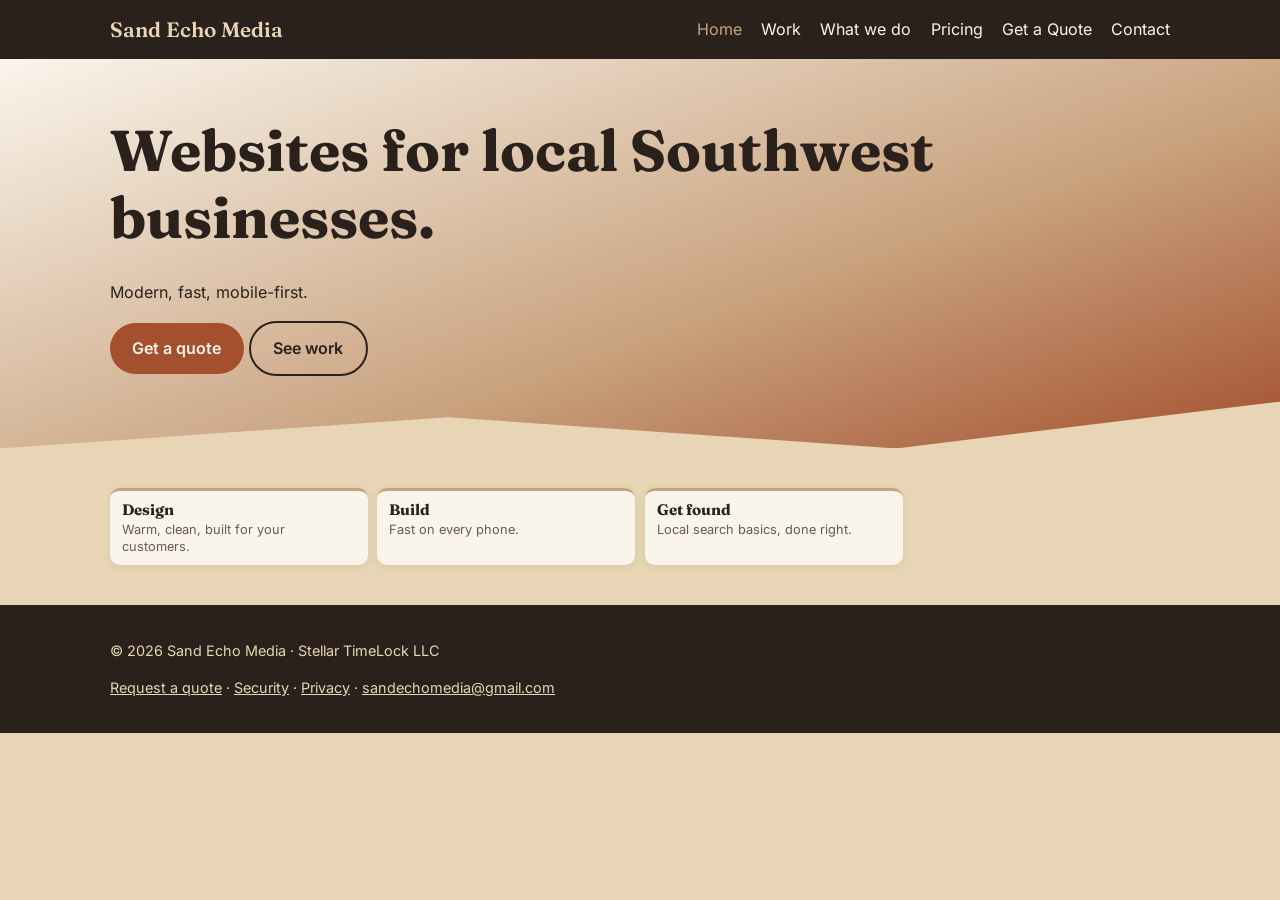
<file: index.html>
<!doctype html><html lang="en"><head><meta charset="utf-8"><meta name="viewport" content="width=device-width,initial-scale=1">
<title>Sand Echo Media | Websites for Southwest Small Businesses</title><meta name="description" content="Sand Echo Media designs modern, mobile-friendly websites for local small businesses across the Southwest."><link rel="canonical" href="https://sandecho.com/">
<meta property="og:title" content="Sand Echo Media | Websites for Southwest Small Businesses"><meta property="og:description" content="Sand Echo Media designs modern, mobile-friendly websites for local small businesses across the Southwest."><meta name="theme-color" content="#2B211C">

<link rel="stylesheet" href="assets/style.css?v=202611231500"><script type="application/ld+json">{"@context":"https://schema.org","@type":"ProfessionalService","name":"Sand Echo Media","url":"https://sandecho.com","email":"sandechomedia@gmail.com","areaServed":{"@type":"City","name":"Flagstaff, AZ"},"description":"Mobile-first website design for local small businesses."}</script></head><body>
<header><div class="wrap"><a class="logo" href="index.html">Sand Echo Media</a><nav><button class="menu" aria-expanded="false" aria-label="Menu">☰</button><ul><li><a href="index.html" aria-current="page">Home</a></li><li><a href="work.html">Work</a></li><li><a href="services.html">What we do</a></li><li><a href="pricing.html">Pricing</a></li><li><a href="quote.html">Get a Quote</a></li><li><a href="contact.html">Contact</a></li></ul></nav></div></header>
<main><div class="hero"><div class="wrap"><h1>Websites for local Southwest businesses.</h1><p>Modern, fast, mobile-first.</p><p><a class="btn" href="quote.html">Get a quote</a> <a class="btn alt" href="work.html">See work</a></p></div></div><section class="wrap home-cards"><div class="grid"><div class="card"><h3>Design</h3><p>Warm, clean, built for your customers.</p></div><div class="card"><h3>Build</h3><p>Fast on every phone.</p></div><div class="card"><h3>Get found</h3><p>Local search basics, done right.</p></div></div></section></main>
<footer><div class="wrap"><p>© 2026 Sand Echo Media · Stellar TimeLock LLC</p><p><a href="quote.html">Request a quote</a> · <a href="security.html">Security</a> · <a href="privacy/">Privacy</a> · <a href="mailto:sandechomedia@gmail.com">sandechomedia@gmail.com</a></p></div></footer>
<script src="assets/main.js?v=202611231500" defer></script></body></html>
</file>
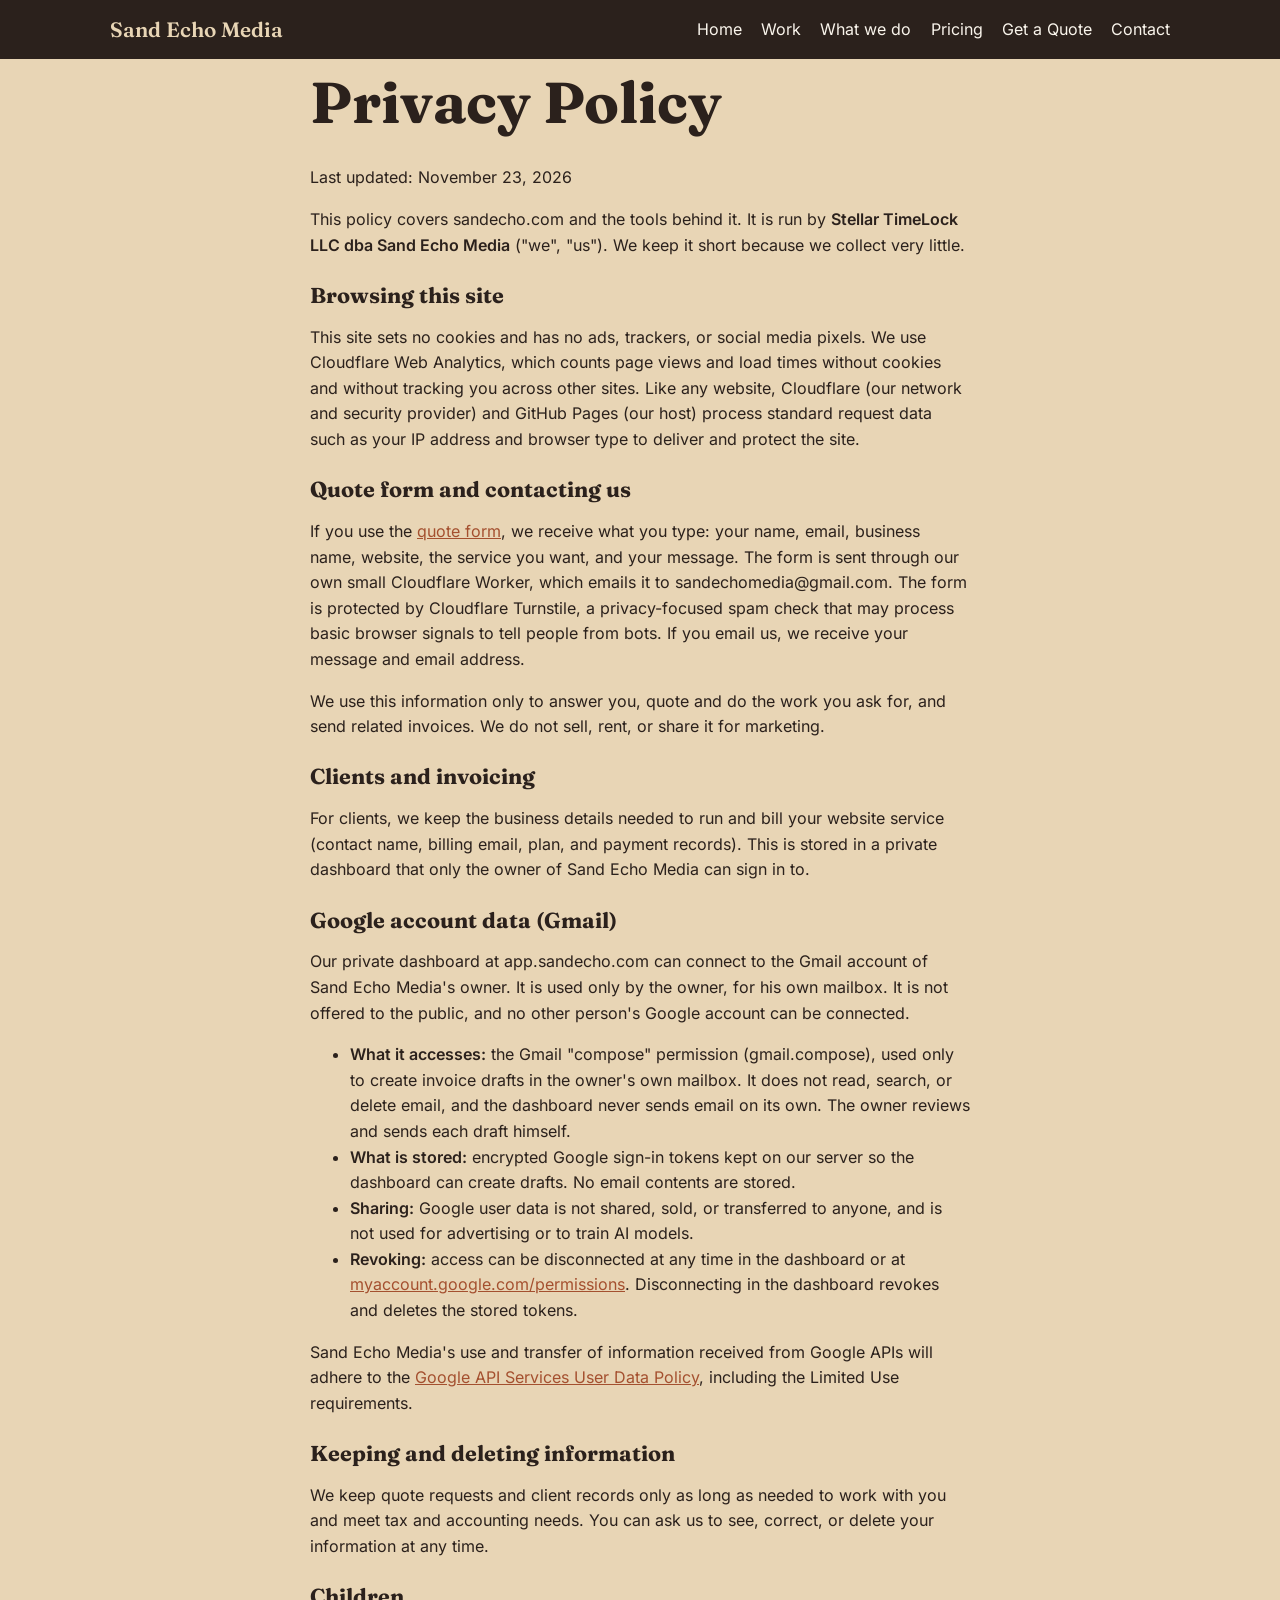
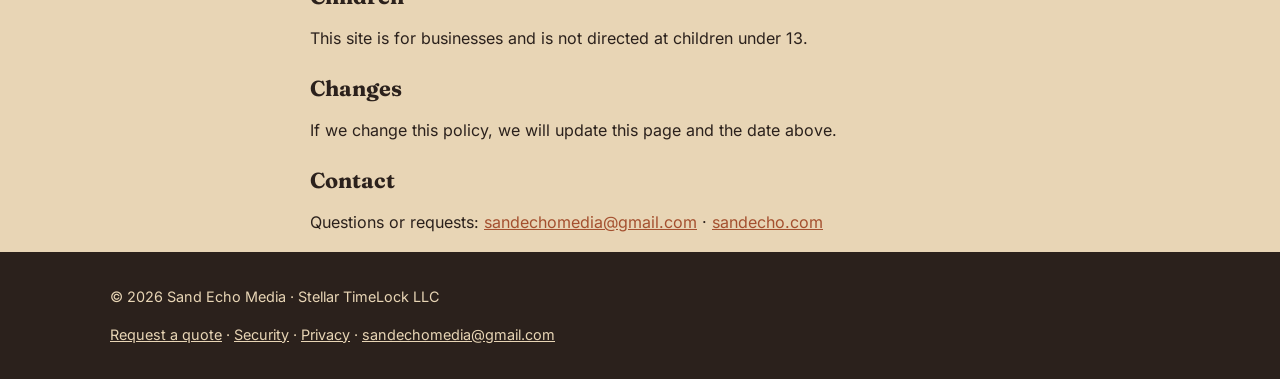
<file: privacy/index.html>
<!doctype html><html lang="en"><head><meta charset="utf-8"><meta name="viewport" content="width=device-width,initial-scale=1">
<title>Privacy Policy | Sand Echo Media</title><meta name="description" content="How Sand Echo Media (Stellar TimeLock LLC) handles information from this website, the quote form, email, and its private invoicing dashboard's Gmail access."><link rel="canonical" href="https://sandecho.com/privacy/">
<meta property="og:title" content="Privacy Policy | Sand Echo Media"><meta property="og:description" content="Plain-language privacy policy for sandecho.com."><meta name="theme-color" content="#2B211C">

<link rel="stylesheet" href="/assets/style.css?v=202611231500"></head><body>
<header><div class="wrap"><a class="logo" href="/index.html">Sand Echo Media</a><nav><button class="menu" aria-expanded="false" aria-label="Menu">☰</button><ul><li><a href="/index.html">Home</a></li><li><a href="/work.html">Work</a></li><li><a href="/services.html">What we do</a></li><li><a href="/pricing.html">Pricing</a></li><li><a href="/quote.html">Get a Quote</a></li><li><a href="/contact.html">Contact</a></li></ul></nav></div></header>
<main><section class="wrap narrow"><h1>Privacy Policy</h1><p>Last updated: November 23, 2026</p>
<p>This policy covers sandecho.com and the tools behind it. It is run by <strong>Stellar TimeLock LLC dba Sand Echo Media</strong> ("we", "us"). We keep it short because we collect very little.</p>

<h2>Browsing this site</h2>
<p>This site sets no cookies and has no ads, trackers, or social media pixels. We use Cloudflare Web Analytics, which counts page views and load times without cookies and without tracking you across other sites. Like any website, Cloudflare (our network and security provider) and GitHub Pages (our host) process standard request data such as your IP address and browser type to deliver and protect the site.</p>

<h2>Quote form and contacting us</h2>
<p>If you use the <a href="/quote.html">quote form</a>, we receive what you type: your name, email, business name, website, the service you want, and your message. The form is sent through our own small Cloudflare Worker, which emails it to sandechomedia@gmail.com. The form is protected by Cloudflare Turnstile, a privacy-focused spam check that may process basic browser signals to tell people from bots. If you email us, we receive your message and email address.</p>
<p>We use this information only to answer you, quote and do the work you ask for, and send related invoices. We do not sell, rent, or share it for marketing.</p>

<h2>Clients and invoicing</h2>
<p>For clients, we keep the business details needed to run and bill your website service (contact name, billing email, plan, and payment records). This is stored in a private dashboard that only the owner of Sand Echo Media can sign in to.</p>

<h2>Google account data (Gmail)</h2>
<p>Our private dashboard at app.sandecho.com can connect to the Gmail account of Sand Echo Media's owner. It is used only by the owner, for his own mailbox. It is not offered to the public, and no other person's Google account can be connected.</p>
<ul>
<li><strong>What it accesses:</strong> the Gmail "compose" permission (gmail.compose), used only to create invoice drafts in the owner's own mailbox. It does not read, search, or delete email, and the dashboard never sends email on its own. The owner reviews and sends each draft himself.</li>
<li><strong>What is stored:</strong> encrypted Google sign-in tokens kept on our server so the dashboard can create drafts. No email contents are stored.</li>
<li><strong>Sharing:</strong> Google user data is not shared, sold, or transferred to anyone, and is not used for advertising or to train AI models.</li>
<li><strong>Revoking:</strong> access can be disconnected at any time in the dashboard or at <a href="https://myaccount.google.com/permissions">myaccount.google.com/permissions</a>. Disconnecting in the dashboard revokes and deletes the stored tokens.</li>
</ul>
<p>Sand Echo Media's use and transfer of information received from Google APIs will adhere to the <a href="https://developers.google.com/terms/api-services-user-data-policy">Google API Services User Data Policy</a>, including the Limited Use requirements.</p>

<h2>Keeping and deleting information</h2>
<p>We keep quote requests and client records only as long as needed to work with you and meet tax and accounting needs. You can ask us to see, correct, or delete your information at any time.</p>

<h2>Children</h2>
<p>This site is for businesses and is not directed at children under 13.</p>

<h2>Changes</h2>
<p>If we change this policy, we will update this page and the date above.</p>

<h2>Contact</h2>
<p>Questions or requests: <a href="mailto:sandechomedia@gmail.com">sandechomedia@gmail.com</a> · <a href="https://sandecho.com/">sandecho.com</a></p>
</section></main>
<footer><div class="wrap"><p>© 2026 Sand Echo Media · Stellar TimeLock LLC</p><p><a href="/quote.html">Request a quote</a> · <a href="/security.html">Security</a> · <a href="/privacy/">Privacy</a> · <a href="mailto:sandechomedia@gmail.com">sandechomedia@gmail.com</a></p></div></footer>
<script src="/assets/main.js?v=202611231500" defer></script></body></html>
</file>
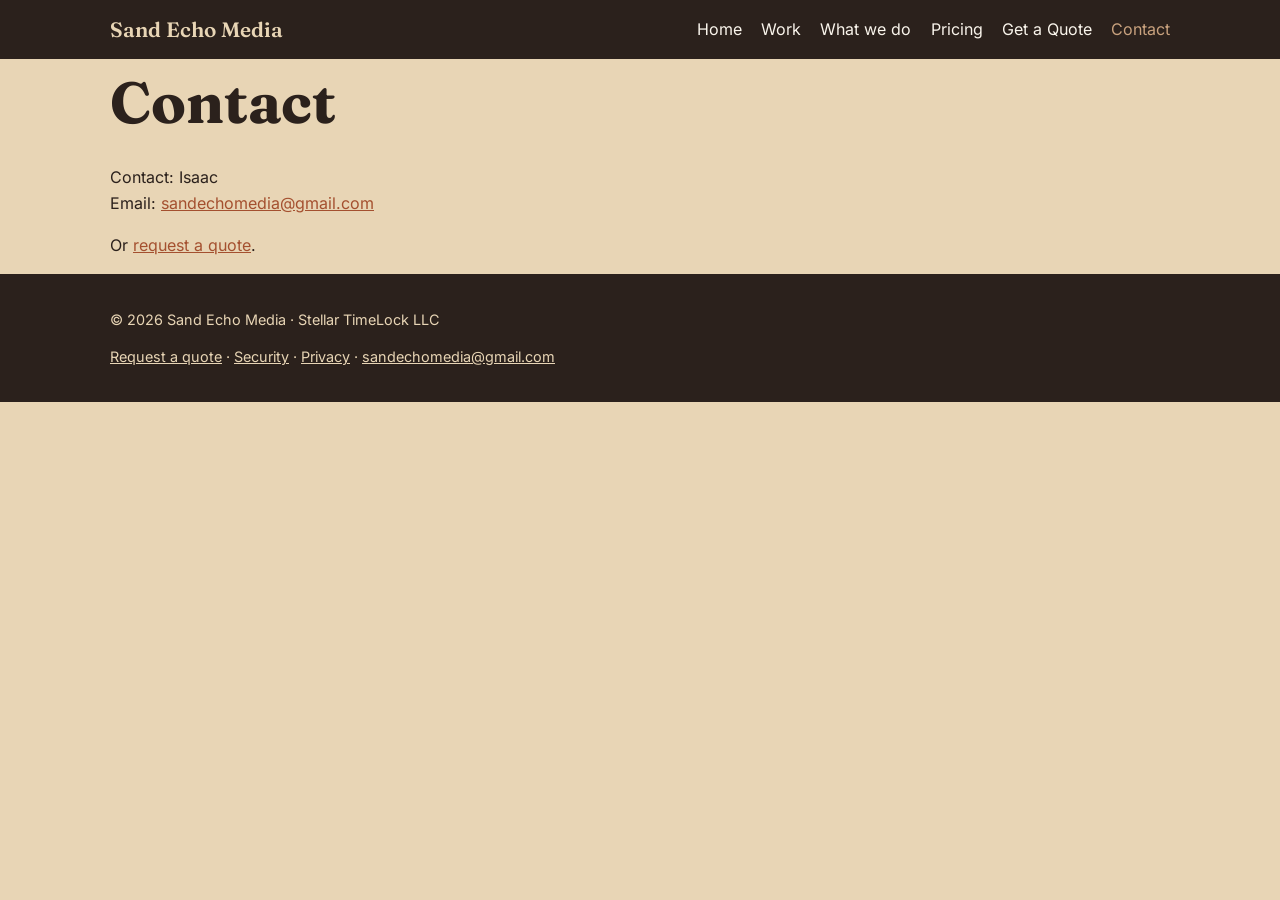
<file: contact.html>
<!doctype html><html lang="en"><head><meta charset="utf-8"><meta name="viewport" content="width=device-width,initial-scale=1">
<title>Contact | Sand Echo Media</title><meta name="description" content="How to reach Sand Echo Media about a website for your small business."><link rel="canonical" href="https://sandecho.com/contact.html">
<meta property="og:title" content="Contact | Sand Echo Media"><meta property="og:description" content="How to reach Sand Echo Media about a website for your small business."><meta name="theme-color" content="#2B211C">

<link rel="stylesheet" href="assets/style.css?v=202611231500"></head><body>
<header><div class="wrap"><a class="logo" href="index.html">Sand Echo Media</a><nav><button class="menu" aria-expanded="false" aria-label="Menu">☰</button><ul><li><a href="index.html">Home</a></li><li><a href="work.html">Work</a></li><li><a href="services.html">What we do</a></li><li><a href="pricing.html">Pricing</a></li><li><a href="quote.html">Get a Quote</a></li><li><a href="contact.html" aria-current="page">Contact</a></li></ul></nav></div></header>
<main><section class="wrap"><h1>Contact</h1><p>Contact: Isaac<br>Email: <a href="mailto:sandechomedia@gmail.com">sandechomedia@gmail.com</a></p><p>Or <a href="quote.html">request a quote</a>.</p></section></main>
<footer><div class="wrap"><p>© 2026 Sand Echo Media · Stellar TimeLock LLC</p><p><a href="quote.html">Request a quote</a> · <a href="security.html">Security</a> · <a href="privacy/">Privacy</a> · <a href="mailto:sandechomedia@gmail.com">sandechomedia@gmail.com</a></p></div></footer>
<script src="assets/main.js?v=202611231500" defer></script></body></html>
</file>
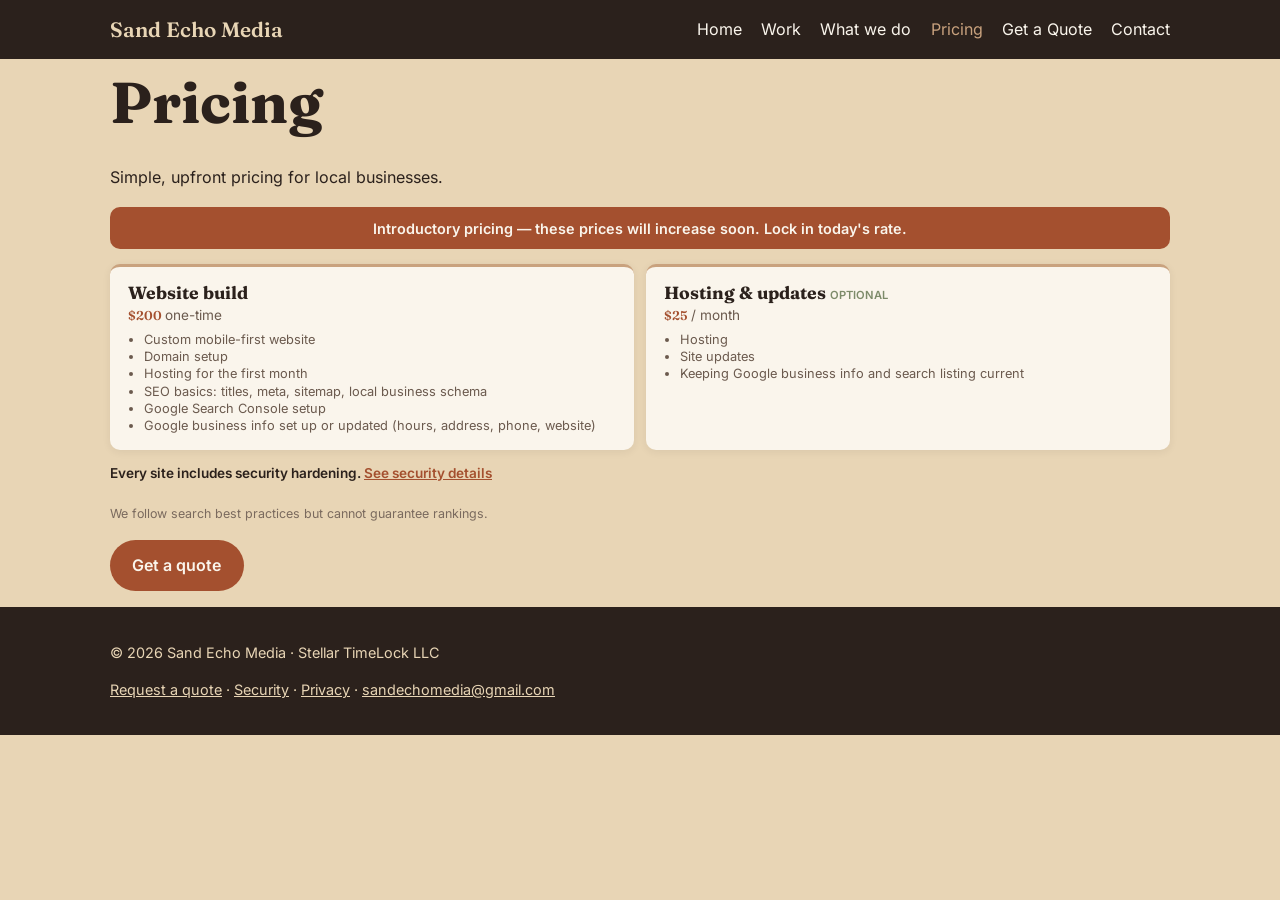
<file: pricing.html>
<!doctype html><html lang="en"><head><meta charset="utf-8"><meta name="viewport" content="width=device-width,initial-scale=1">
<title>Pricing | Sand Echo Media</title><meta name="description" content="Website build $200 one-time, optional hosting and updates $25/month. Mobile-first sites for local businesses."><link rel="canonical" href="https://sandecho.com/pricing.html">
<meta property="og:title" content="Pricing | Sand Echo Media"><meta property="og:description" content="Website build $200 one-time, optional hosting and updates $25/month."><meta name="theme-color" content="#2B211C">

<link rel="stylesheet" href="assets/style.css?v=202611231500"></head><body>
<header><div class="wrap"><a class="logo" href="index.html">Sand Echo Media</a><nav><button class="menu" aria-expanded="false" aria-label="Menu">☰</button><ul><li><a href="index.html">Home</a></li><li><a href="work.html">Work</a></li><li><a href="services.html">What we do</a></li><li><a href="pricing.html" aria-current="page">Pricing</a></li><li><a href="quote.html">Get a Quote</a></li><li><a href="contact.html">Contact</a></li></ul></nav></div></header>
<main><section class="wrap"><h1>Pricing</h1><p>Simple, upfront pricing for local businesses.</p><p class="promo">Introductory pricing — these prices will increase soon. Lock in today&#39;s rate.</p><div class="pgrid"><div class="card price"><h3>Website build</h3><p class="amt">$200 <span>one-time</span></p><ul class="plist"><li>Custom mobile-first website</li><li>Domain setup</li><li>Hosting for the first month</li><li>SEO basics: titles, meta, sitemap, local business schema</li><li>Google Search Console setup</li><li>Google business info set up or updated (hours, address, phone, website)</li></ul></div><div class="card price"><h3>Hosting &amp; updates <small>optional</small></h3><p class="amt">$25 <span>/ month</span></p><ul class="plist"><li>Hosting</li><li>Site updates</li><li>Keeping Google business info and search listing current</li></ul></div></div><p class="secline">Every site includes security hardening. <a href="security.html">See security details</a></p><p class="fine">We follow search best practices but cannot guarantee rankings.</p><p><a class="btn" href="quote.html">Get a quote</a></p></section></main>
<footer><div class="wrap"><p>© 2026 Sand Echo Media · Stellar TimeLock LLC</p><p><a href="quote.html">Request a quote</a> · <a href="security.html">Security</a> · <a href="privacy/">Privacy</a> · <a href="mailto:sandechomedia@gmail.com">sandechomedia@gmail.com</a></p></div></footer>
<script src="assets/main.js?v=202611231500" defer></script></body></html>
</file>
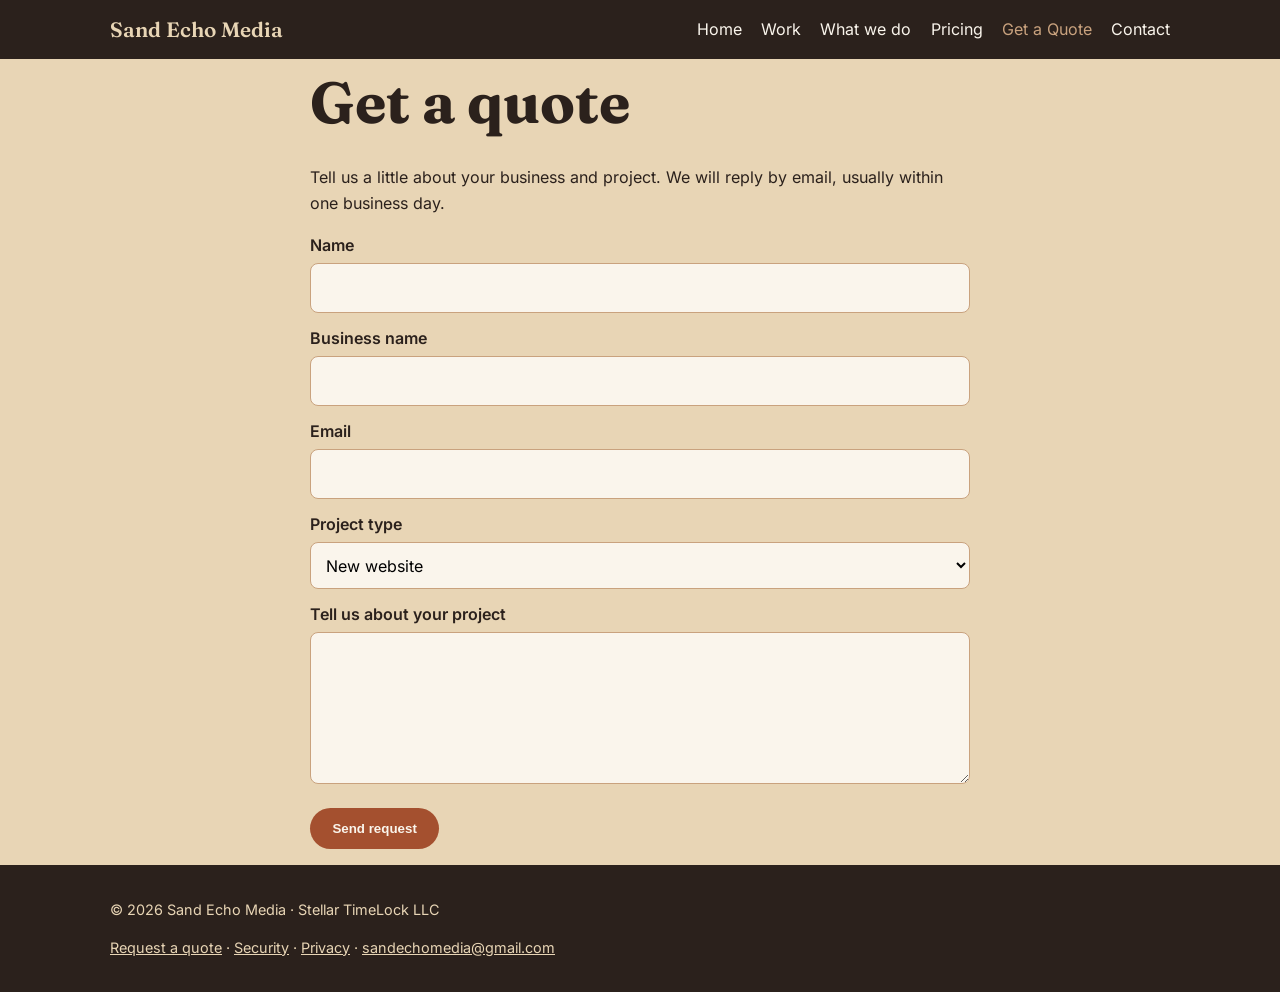
<file: quote.html>
<!doctype html><html lang="en"><head><meta charset="utf-8"><meta name="viewport" content="width=device-width,initial-scale=1">
<title>Get a Quote | Sand Echo Media</title><meta name="description" content="Tell Sand Echo Media about your business and website project to request a custom quote."><link rel="canonical" href="https://sandecho.com/quote.html">
<meta property="og:title" content="Get a Quote | Sand Echo Media"><meta property="og:description" content="Tell Sand Echo Media about your business and website project to request a custom quote."><meta name="theme-color" content="#2B211C">

<link rel="stylesheet" href="assets/style.css?v=202611231500"></head><body>
<header><div class="wrap"><a class="logo" href="index.html">Sand Echo Media</a><nav><button class="menu" aria-expanded="false" aria-label="Menu">☰</button><ul><li><a href="index.html">Home</a></li><li><a href="work.html">Work</a></li><li><a href="services.html">What we do</a></li><li><a href="pricing.html">Pricing</a></li><li><a href="quote.html" aria-current="page">Get a Quote</a></li><li><a href="contact.html">Contact</a></li></ul></nav></div></header>
<main><section class="wrap narrow"><h1>Get a quote</h1><p>Tell us a little about your business and project. We will reply by email, usually within one business day.</p><form id="quote-form"><label for="n">Name</label><input id="n" name="name" required maxlength="100"><label for="b">Business name</label><input id="b" name="business" maxlength="150"><label for="e">Email</label><input id="e" type="email" name="email" required maxlength="200"><label for="t">Project type</label><select id="t" name="service"><option>New website</option><option>Website refresh</option><option>Landing page</option><option>Other</option></select><label for="m">Tell us about your project</label><textarea id="m" name="message" rows="5" required maxlength="3000"></textarea><div class="hp" aria-hidden="true"><label for="hp">Company website</label><input id="hp" name="company_website" tabindex="-1" autocomplete="off"></div><div class="cf-turnstile" data-sitekey="0x4AAAAAAFYGb9FKrf4Jj4AB"></div><p><button class="btn" type="submit">Send request</button></p><p id="form-msg" role="status"></p></form></section></main>
<footer><div class="wrap"><p>© 2026 Sand Echo Media · Stellar TimeLock LLC</p><p><a href="quote.html">Request a quote</a> · <a href="security.html">Security</a> · <a href="privacy/">Privacy</a> · <a href="mailto:sandechomedia@gmail.com">sandechomedia@gmail.com</a></p></div></footer>
<script src="https://challenges.cloudflare.com/turnstile/v0/api.js" async defer></script><script src="assets/main.js?v=202611231500" defer></script></body></html>
</file>
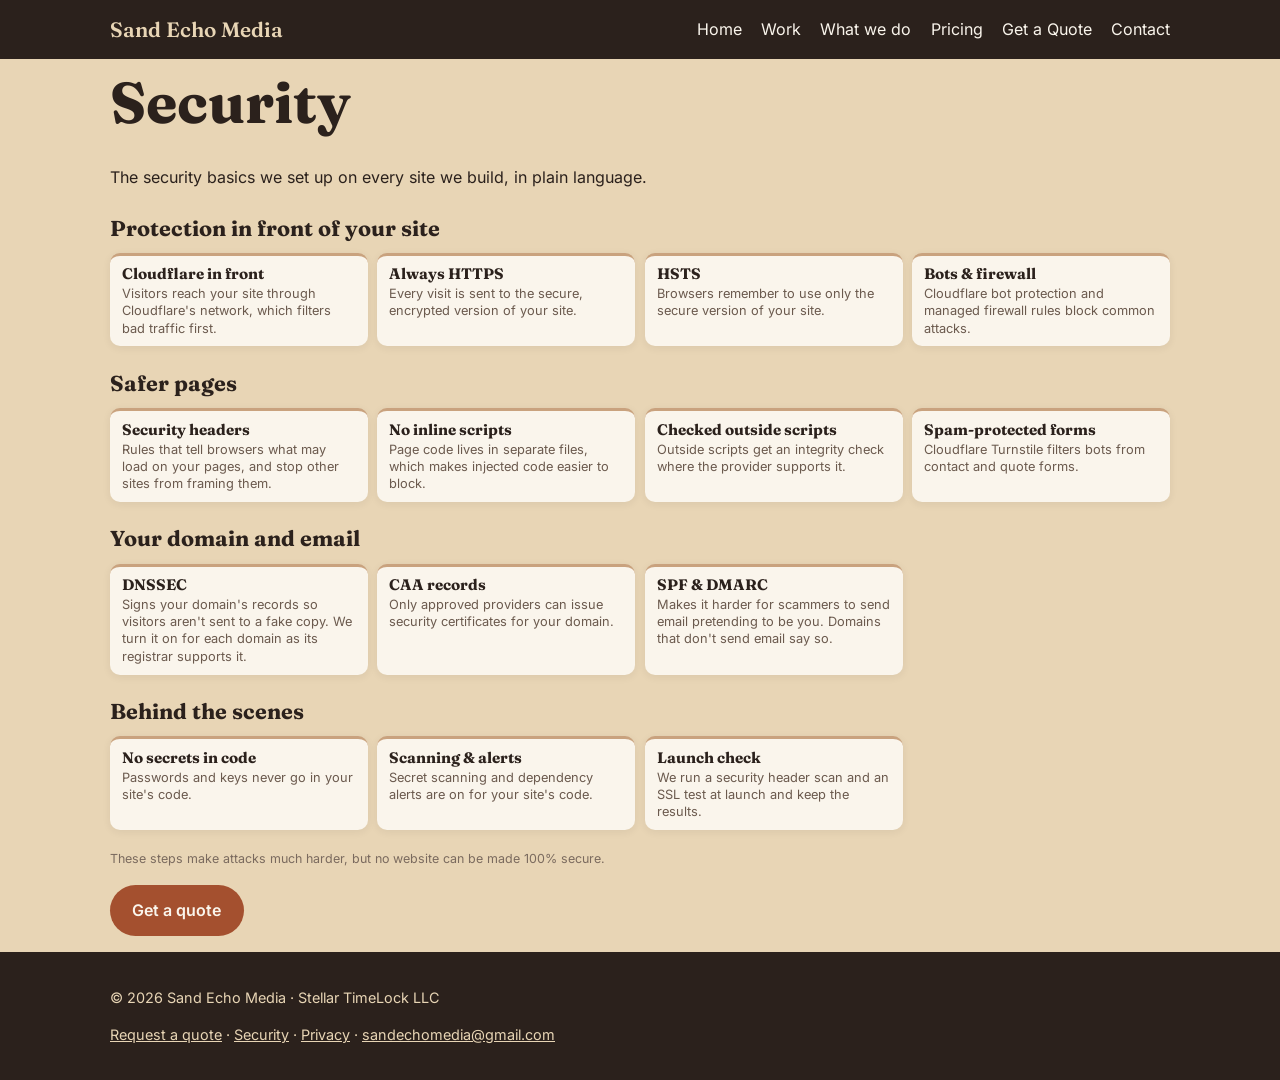
<file: security.html>
<!doctype html><html lang="en"><head><meta charset="utf-8"><meta name="viewport" content="width=device-width,initial-scale=1">
<title>Security | Sand Echo Media</title><meta name="description" content="The security basics Sand Echo Media sets up on every website: HTTPS, Cloudflare protection, security headers, spam-protected forms and domain safeguards."><link rel="canonical" href="https://sandecho.com/security.html">
<meta property="og:title" content="Security | Sand Echo Media"><meta property="og:description" content="The security basics we set up on every website we build."><meta name="theme-color" content="#2B211C">

<link rel="stylesheet" href="assets/style.css?v=202611231500"></head><body>
<header><div class="wrap"><a class="logo" href="index.html">Sand Echo Media</a><nav><button class="menu" aria-expanded="false" aria-label="Menu">☰</button><ul><li><a href="index.html">Home</a></li><li><a href="work.html">Work</a></li><li><a href="services.html">What we do</a></li><li><a href="pricing.html">Pricing</a></li><li><a href="quote.html">Get a Quote</a></li><li><a href="contact.html">Contact</a></li></ul></nav></div></header>
<main><section class="wrap"><h1>Security</h1><p>The security basics we set up on every site we build, in plain language.</p><h2>Protection in front of your site</h2><div class="grid"><div class="card"><h3>Cloudflare in front</h3><p>Visitors reach your site through Cloudflare's network, which filters bad traffic first.</p></div><div class="card"><h3>Always HTTPS</h3><p>Every visit is sent to the secure, encrypted version of your site.</p></div><div class="card"><h3>HSTS</h3><p>Browsers remember to use only the secure version of your site.</p></div><div class="card"><h3>Bots &amp; firewall</h3><p>Cloudflare bot protection and managed firewall rules block common attacks.</p></div></div><h2>Safer pages</h2><div class="grid"><div class="card"><h3>Security headers</h3><p>Rules that tell browsers what may load on your pages, and stop other sites from framing them.</p></div><div class="card"><h3>No inline scripts</h3><p>Page code lives in separate files, which makes injected code easier to block.</p></div><div class="card"><h3>Checked outside scripts</h3><p>Outside scripts get an integrity check where the provider supports it.</p></div><div class="card"><h3>Spam-protected forms</h3><p>Cloudflare Turnstile filters bots from contact and quote forms.</p></div></div><h2>Your domain and email</h2><div class="grid"><div class="card"><h3>DNSSEC</h3><p>Signs your domain's records so visitors aren't sent to a fake copy. We turn it on for each domain as its registrar supports it.</p></div><div class="card"><h3>CAA records</h3><p>Only approved providers can issue security certificates for your domain.</p></div><div class="card"><h3>SPF & DMARC</h3><p>Makes it harder for scammers to send email pretending to be you. Domains that don't send email say so.</p></div></div><h2>Behind the scenes</h2><div class="grid"><div class="card"><h3>No secrets in code</h3><p>Passwords and keys never go in your site's code.</p></div><div class="card"><h3>Scanning & alerts</h3><p>Secret scanning and dependency alerts are on for your site's code.</p></div><div class="card"><h3>Launch check</h3><p>We run a security header scan and an SSL test at launch and keep the results.</p></div></div><p class="fine">These steps make attacks much harder, but no website can be made 100% secure.</p><p><a class="btn" href="quote.html">Get a quote</a></p></section></main>
<footer><div class="wrap"><p>© 2026 Sand Echo Media · Stellar TimeLock LLC</p><p><a href="quote.html">Request a quote</a> · <a href="security.html">Security</a> · <a href="privacy/">Privacy</a> · <a href="mailto:sandechomedia@gmail.com">sandechomedia@gmail.com</a></p></div></footer>
<script src="assets/main.js?v=202611231500" defer></script></body></html>
</file>
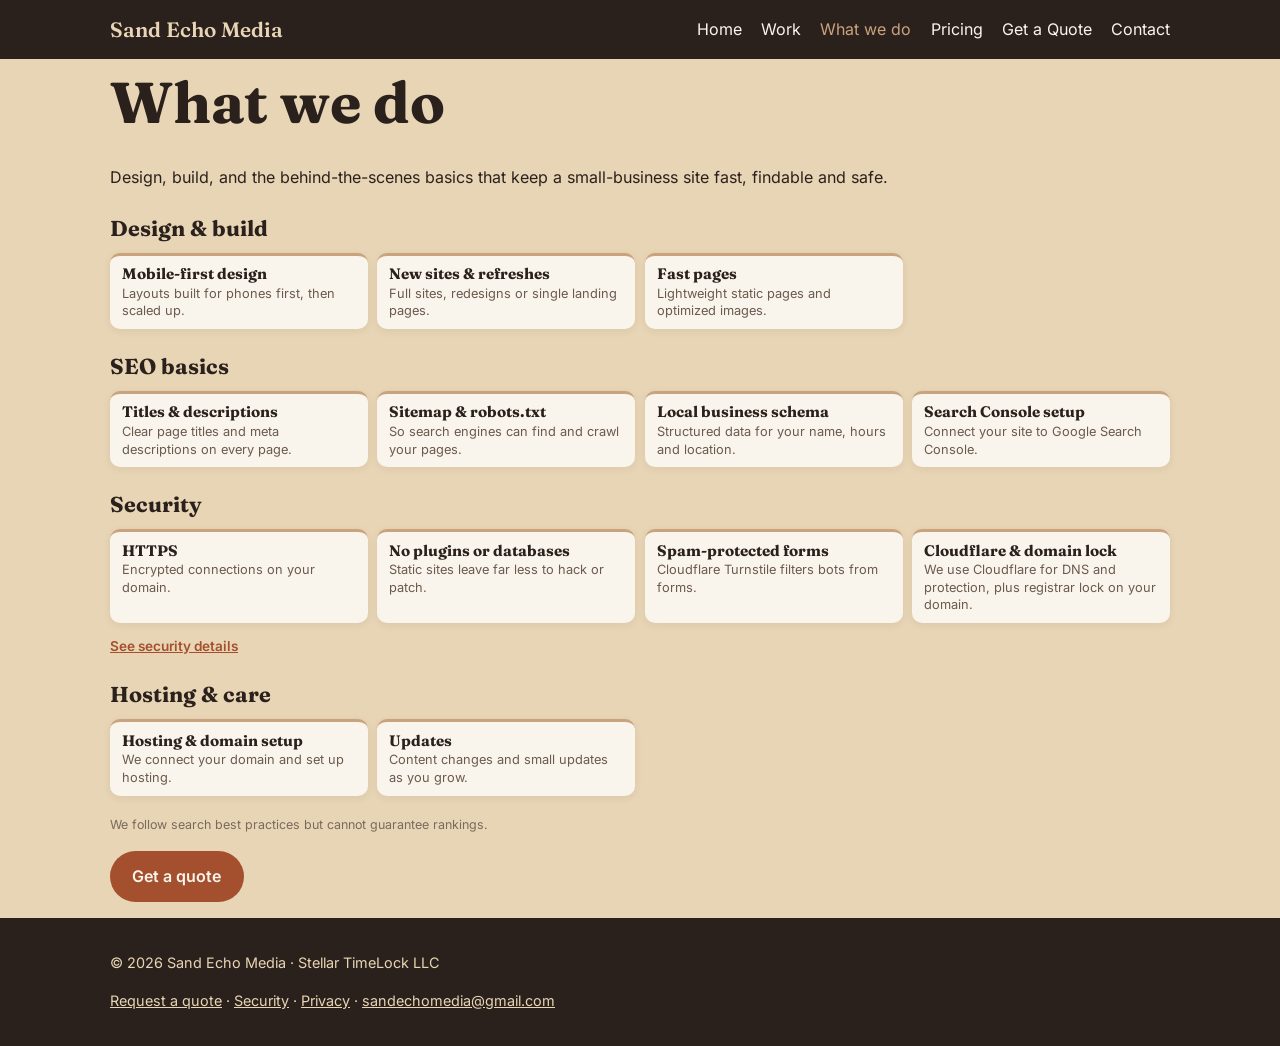
<file: services.html>
<!doctype html><html lang="en"><head><meta charset="utf-8"><meta name="viewport" content="width=device-width,initial-scale=1">
<title>What We Do: Design, SEO &amp; Security | Sand Echo Media</title><meta name="description" content="Mobile-first web design, SEO basics, security, hosting and updates for Southwest small businesses."><link rel="canonical" href="https://sandecho.com/services.html">
<meta property="og:title" content="What We Do | Sand Echo Media"><meta property="og:description" content="Mobile-first web design, SEO basics, security, hosting and updates for Southwest small businesses."><meta name="theme-color" content="#2B211C">

<link rel="stylesheet" href="assets/style.css?v=202611231500"></head><body>
<header><div class="wrap"><a class="logo" href="index.html">Sand Echo Media</a><nav><button class="menu" aria-expanded="false" aria-label="Menu">☰</button><ul><li><a href="index.html">Home</a></li><li><a href="work.html">Work</a></li><li><a href="services.html" aria-current="page">What we do</a></li><li><a href="pricing.html">Pricing</a></li><li><a href="quote.html">Get a Quote</a></li><li><a href="contact.html">Contact</a></li></ul></nav></div></header>
<main><section class="wrap"><h1>What we do</h1><p>Design, build, and the behind-the-scenes basics that keep a small-business site fast, findable and safe.</p><h2>Design &amp; build</h2><div class="grid"><div class="card"><h3>Mobile-first design</h3><p>Layouts built for phones first, then scaled up.</p></div><div class="card"><h3>New sites &amp; refreshes</h3><p>Full sites, redesigns or single landing pages.</p></div><div class="card"><h3>Fast pages</h3><p>Lightweight static pages and optimized images.</p></div></div><h2>SEO basics</h2><div class="grid"><div class="card"><h3>Titles &amp; descriptions</h3><p>Clear page titles and meta descriptions on every page.</p></div><div class="card"><h3>Sitemap &amp; robots.txt</h3><p>So search engines can find and crawl your pages.</p></div><div class="card"><h3>Local business schema</h3><p>Structured data for your name, hours and location.</p></div><div class="card"><h3>Search Console setup</h3><p>Connect your site to Google Search Console.</p></div></div><h2>Security</h2><div class="grid"><div class="card"><h3>HTTPS</h3><p>Encrypted connections on your domain.</p></div><div class="card"><h3>No plugins or databases</h3><p>Static sites leave far less to hack or patch.</p></div><div class="card"><h3>Spam-protected forms</h3><p>Cloudflare Turnstile filters bots from forms.</p></div><div class="card"><h3>Cloudflare &amp; domain lock</h3><p>We use Cloudflare for DNS and protection, plus registrar lock on your domain.</p></div></div><p class="secline"><a href="security.html">See security details</a></p><h2>Hosting &amp; care</h2><div class="grid"><div class="card"><h3>Hosting &amp; domain setup</h3><p>We connect your domain and set up hosting.</p></div><div class="card"><h3>Updates</h3><p>Content changes and small updates as you grow.</p></div></div><p class="fine">We follow search best practices but cannot guarantee rankings.</p><p><a class="btn" href="quote.html">Get a quote</a></p></section></main>
<footer><div class="wrap"><p>© 2026 Sand Echo Media · Stellar TimeLock LLC</p><p><a href="quote.html">Request a quote</a> · <a href="security.html">Security</a> · <a href="privacy/">Privacy</a> · <a href="mailto:sandechomedia@gmail.com">sandechomedia@gmail.com</a></p></div></footer>
<script src="assets/main.js?v=202611231500" defer></script></body></html>
</file>
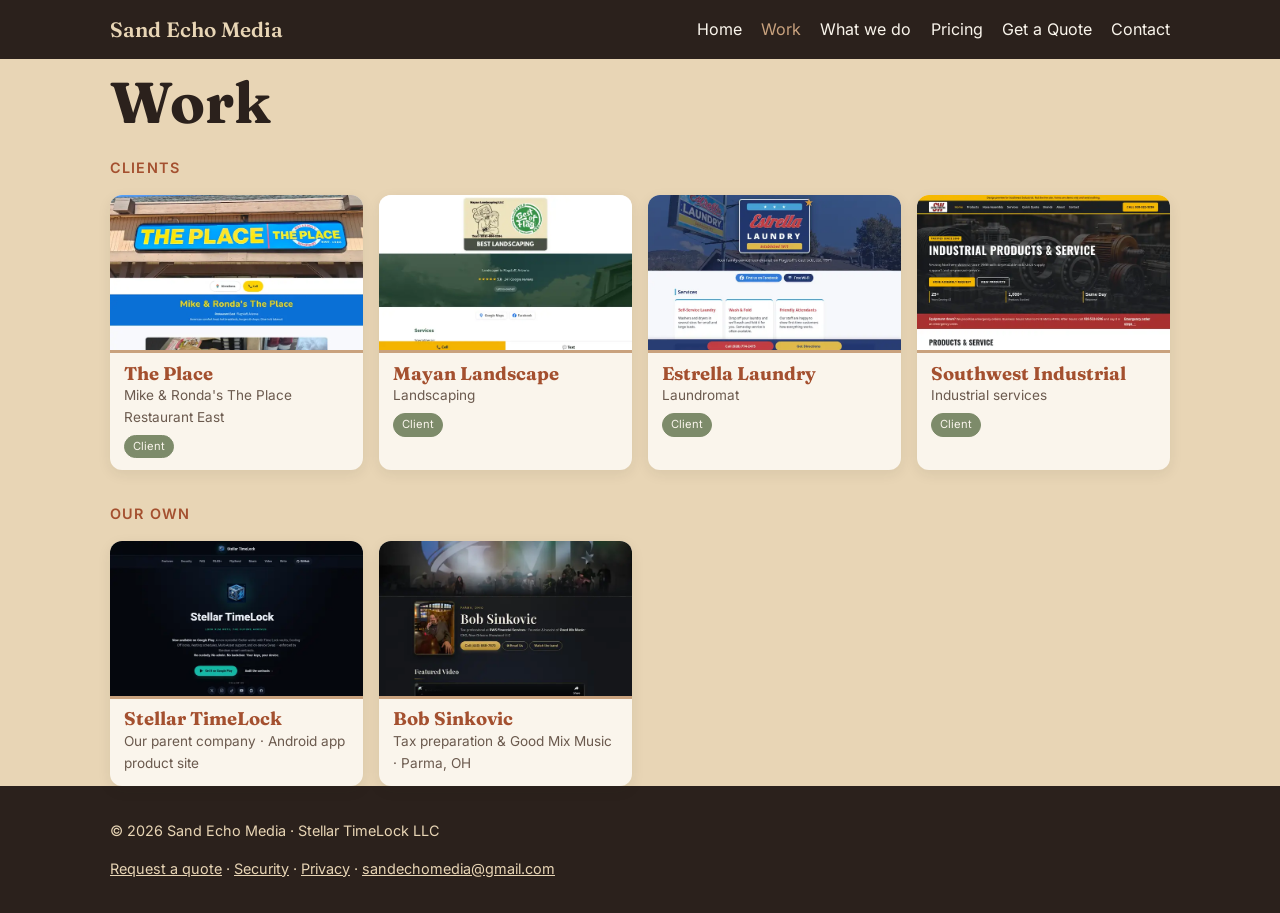
<file: work.html>
<!doctype html><html lang="en"><head><meta charset="utf-8"><meta name="viewport" content="width=device-width,initial-scale=1">
<title>Our Work | Sand Echo Media</title><meta name="description" content="Demo and concept websites designed by Sand Echo Media for Southwest small businesses."><link rel="canonical" href="https://sandecho.com/work.html">
<meta property="og:title" content="Our Work | Sand Echo Media"><meta property="og:description" content="Demo and concept websites designed by Sand Echo Media for Southwest small businesses."><meta name="theme-color" content="#2B211C">

<link rel="stylesheet" href="assets/style.css?v=202611231500"></head><body>
<header><div class="wrap"><a class="logo" href="index.html">Sand Echo Media</a><nav><button class="menu" aria-expanded="false" aria-label="Menu">☰</button><ul><li><a href="index.html">Home</a></li><li><a href="work.html" aria-current="page">Work</a></li><li><a href="services.html">What we do</a></li><li><a href="pricing.html">Pricing</a></li><li><a href="quote.html">Get a Quote</a></li><li><a href="contact.html">Contact</a></li></ul></nav></div></header>
<main><section class="wrap"><h1>Work</h1><p class="sub">Clients</p><div class="wgrid"><a class="wc" href="https://mikeandrhondaseast.com/" target="_blank" rel="noopener"><img src="assets/work/the-place.webp?v=202611231500" alt="The Place website preview" width="640" height="400" loading="lazy"><div class="wc-b"><h3>The Place</h3><p>Mike &amp; Ronda&#39;s The Place Restaurant East</p><span class="chip">Client</span></div></a><a class="wc" href="https://mayanlandscape.com/" target="_blank" rel="noopener"><img src="assets/work/mayan.webp?v=202611231500" alt="Mayan Landscape website preview" width="640" height="400" loading="lazy"><div class="wc-b"><h3>Mayan Landscape</h3><p>Landscaping</p><span class="chip">Client</span></div></a><a class="wc" href="https://estrellalaundry.com/" target="_blank" rel="noopener"><img src="assets/work/estrella.webp?v=202611231500" alt="Estrella Laundry website preview" width="640" height="400" loading="lazy"><div class="wc-b"><h3>Estrella Laundry</h3><p>Laundromat</p><span class="chip">Client</span></div></a><a class="wc" href="https://stellartimelock.github.io/southwest-industrial/" target="_blank" rel="noopener"><img src="assets/work/southwest.webp?v=202611231500" alt="Southwest Industrial website preview" width="640" height="400" loading="lazy"><div class="wc-b"><h3>Southwest Industrial</h3><p>Industrial services</p><span class="chip">Client</span></div></a></div><p class="sub gap">Our own</p><div class="wgrid"><a class="wc" href="https://stellartimelock.com/" target="_blank" rel="noopener"><img src="assets/work/stellartimelock.webp?v=202611231500" alt="Stellar TimeLock website preview" width="640" height="400" loading="lazy"><div class="wc-b"><h3>Stellar TimeLock</h3><p>Our parent company · Android app product site</p></div></a><a class="wc" href="https://bobsinkovic.com/" target="_blank" rel="noopener"><img src="assets/work/bobsinkovic.webp?v=202611231500" alt="Bob Sinkovic website preview" width="640" height="400" loading="lazy"><div class="wc-b"><h3>Bob Sinkovic</h3><p>Tax preparation &amp; Good Mix Music · Parma, OH</p></div></a></div></section></main>
<footer><div class="wrap"><p>© 2026 Sand Echo Media · Stellar TimeLock LLC</p><p><a href="quote.html">Request a quote</a> · <a href="security.html">Security</a> · <a href="privacy/">Privacy</a> · <a href="mailto:sandechomedia@gmail.com">sandechomedia@gmail.com</a></p></div></footer>
<script src="assets/main.js?v=202611231500" defer></script></body></html>
</file>
<file: assets/style.css>
@font-face{font-family:Fraunces;font-style:normal;font-weight:600 700;font-display:swap;src:url(fonts/fraunces-latin.woff2) format('woff2')}
@font-face{font-family:Inter;font-style:normal;font-weight:400 600;font-display:swap;src:url(fonts/inter-latin.woff2) format('woff2')}
:root{--sand:#E8D5B5;--stone:#C9A27E;--canyon:#A4502F;--mesa:#2B211C;--sage:#7D8B6A;--cream:#FAF5EC}
*{box-sizing:border-box}body{margin:0;font-family:Inter,system-ui,sans-serif;color:var(--mesa);background:var(--sand);line-height:1.6}
h1,h2,h3{font-family:Fraunces,Georgia,serif;line-height:1.15;margin:.2em 0 .5em}h1{font-size:clamp(2rem,7vw,3.6rem)}
a{color:var(--canyon)}.wrap{max-width:1100px;margin:auto;padding:0 1.25rem}
header{background:var(--mesa);color:var(--cream);position:sticky;top:0;z-index:9}
header .wrap{display:flex;align-items:center;justify-content:space-between;padding:.8rem 1.25rem}
.logo{font-family:Fraunces,serif;font-size:1.3rem;color:var(--sand);text-decoration:none}
nav ul{list-style:none;margin:0;padding:0;display:none;gap:1.2rem}nav.open ul{display:flex;flex-direction:column;position:absolute;left:0;right:0;top:100%;background:var(--mesa);padding:1rem 1.25rem}
nav a{color:var(--cream);text-decoration:none}nav a[aria-current]{color:var(--stone)}
.menu{background:none;border:1px solid var(--stone);color:var(--cream);padding:.4rem .7rem;border-radius:6px}
@media(min-width:760px){nav ul{display:flex}.menu{display:none}}
.hero{background:linear-gradient(160deg,var(--cream),var(--stone) 60%,var(--canyon));padding:3rem 0 3.5rem;clip-path:polygon(0 0,100% 0,100% 88%,70% 100%,35% 92%,0 100%)}
.btn{display:inline-block;background:var(--canyon);color:var(--cream);padding:.8rem 1.4rem;border-radius:999px;text-decoration:none;font-weight:600;border:0;cursor:pointer}
.btn.alt{background:transparent;color:var(--mesa);border:2px solid var(--mesa)}
section{padding:2rem 0}.grid{display:grid;gap:1.25rem;grid-template-columns:repeat(auto-fit,minmax(250px,1fr))}
.card{background:var(--cream);border-radius:14px;padding:1.1rem;box-shadow:0 6px 20px #2b211c14;border-top:5px solid var(--stone)}
.tag{display:inline-block;font-size:.75rem;background:var(--sage);color:var(--cream);padding:.15rem .6rem;border-radius:99px}
.note{background:var(--cream);border-left:5px solid var(--canyon);padding:1rem;border-radius:8px}
form label{display:block;margin:.8rem 0 .3rem;font-weight:600}input,select,textarea{width:100%;padding:.7rem;border:1px solid var(--stone);border-radius:8px;font:inherit;background:#fff}
footer{background:var(--mesa);color:var(--sand);padding:1.2rem 0;font-size:.9rem}footer a{color:var(--sand)}
.card h3{margin:0 0 .3rem}.card p{margin:0}
.wgrid{display:grid;gap:1rem;grid-template-columns:repeat(auto-fill,minmax(230px,1fr))}
.wc{display:block;background:var(--cream);border-radius:12px;overflow:hidden;text-decoration:none;color:var(--mesa);box-shadow:0 4px 14px #2b211c14;transition:transform .15s,box-shadow .15s}
a.wc:hover{transform:translateY(-3px);box-shadow:0 8px 22px #2b211c26}
.wc img{display:block;width:100%;height:auto;aspect-ratio:16/10;object-fit:cover;object-position:top;border-bottom:3px solid var(--stone)}
.wc-b{padding:.6rem .9rem .7rem}.wc h3{font-size:1.15rem;margin:0;color:var(--canyon)}.wc p{margin:.1rem 0 0;font-size:.85rem;color:#6b5a4e}
.chip{font-size:.7rem;background:var(--sand);border:1px solid var(--stone);padding:.1rem .5rem;border-radius:99px;color:#6b5a4e}
.fine{font-size:.78rem;color:#7a6a5e;margin-top:1.2rem}
input,select,textarea{background:var(--cream)}
.sub{margin:-.6rem 0 1rem;font-size:.9rem;letter-spacing:.08em;text-transform:uppercase;color:var(--canyon);font-weight:600}
h2{font-size:1.35rem;margin:1.6rem 0 .7rem}
.grid{grid-template-columns:repeat(2,minmax(0,1fr));gap:.6rem}
@media(min-width:760px){.grid{grid-template-columns:repeat(4,minmax(0,1fr))}}
.card{padding:.6rem .75rem;border-radius:10px;border-top-width:3px;box-shadow:0 2px 8px #2b211c12}
.card h3{font-size:.95rem;margin:0 0 .15rem}.card p{font-size:.8rem;line-height:1.35;color:#6b5a4e}
.home-cards{padding:2rem 1.25rem}
@media(min-width:760px){.home-cards{padding:2.5rem 1.25rem}}
.wc .chip{display:inline-block;margin-top:.4rem;background:var(--sage);color:var(--cream);border-color:var(--sage)}
.pgrid{display:grid;gap:.8rem;grid-template-columns:1fr}@media(min-width:760px){.pgrid{grid-template-columns:1fr 1fr}}
.price{padding:1rem 1.1rem}.price h3{font-size:1.1rem}.price small{font-family:Inter,sans-serif;font-size:.7rem;color:var(--sage);font-weight:600;text-transform:uppercase}
.amt{font-family:Fraunces,serif;font-size:1.9rem;color:var(--canyon)!important;margin:.2rem 0 .4rem!important}.amt span{font-family:Inter,sans-serif;font-size:.85rem;color:#6b5a4e}
.plist{margin:0;padding-left:1.1rem;font-size:.85rem;line-height:1.5}
.promo{background:var(--canyon);color:var(--cream);padding:.6rem .9rem;border-radius:10px;font-weight:600;font-size:.9rem;margin:0 0 .9rem;text-align:center}
.narrow{max-width:700px}.hp{position:absolute;left:-9999px}.cf-turnstile{margin-top:1rem}.sub.gap{margin-top:2rem}
.secline{font-size:.85rem;margin:.8rem 0 0;font-weight:600}
.card ul{margin:.2rem 0 0;padding-left:1rem;font-size:.8rem;line-height:1.35;color:#6b5a4e}
</file>
